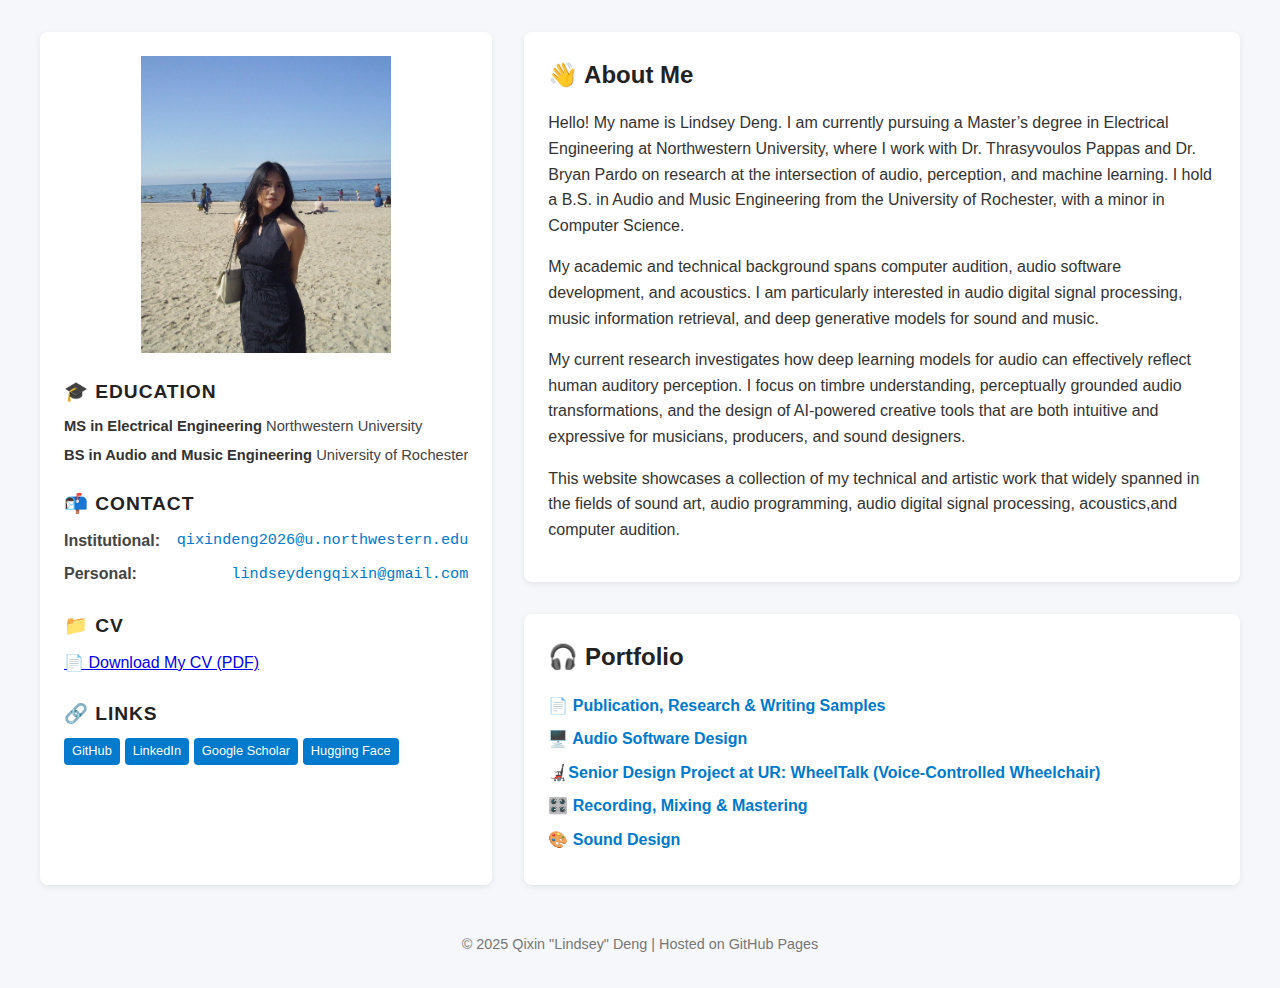
<file: index.html>
<!DOCTYPE html>
<html lang="en">
<head>
  <meta charset="UTF-8" />
  <meta name="viewport" content="width=device-width, initial-scale=1.0"/>
  <title>Qixin "Lindsey" Deng | Portfolio</title>
  <link rel="stylesheet" href="css/style.css" />
</head>
<body>

<div class="container">
  
  <!-- Left Column -->
  <aside class="sidebar">
    <img src="images/profile.jpg" alt="Qixin Deng" class="profile-pic" />
    
    <section class="info-block">
        <h2>🎓 Education</h2>
      
        <div class="edu-entry">
          <span class="degree"><strong>MS in Electrical Engineering</strong></span>
          <span class="school">Northwestern University</span>
        </div>
      
        <div class="edu-entry">
          <span class="degree"><strong>BS in Audio and Music Engineering</strong></span>
          <span class="school">University of Rochester</span>
        </div>
      </section>

      <section class="info-block contact">
        <h2>📬 Contact</h2>
      
        <div class="contact-row">
          <span class="label">Institutional:</span>
          <a href="mailto:qixindeng2026@u.northwestern.edu">qixindeng2026@u.northwestern.edu</a>
        </div>
      
        <div class="contact-row">
          <span class="label">Personal:</span>
          <a href="mailto:lindseydengqixin@gmail.com">lindseydengqixin@gmail.com</a>
        </div>
      </section>          

    <section class="info-block">
      <h2>📁 CV</h2>
      <p><a href="docs/Qixin_Deng_CV.pdf" target="_blank">📄 Download My CV (PDF)</a></p>
    </section>

    <!-- 🔗 Social / Professional Links -->
    <section class="info-block links">
      <h2>🔗 Links</h2>
      <div class="social-inline-links">
        <a href="https://github.com/lindseydeng" target="_blank" class="link-pill">GitHub</a>
        <a href="https://www.linkedin.com/in/qixin-deng-7b276a201/" target="_blank" class="link-pill">LinkedIn</a>
        <a href="https://scholar.google.com/citations?user=Q7j5P_0AAAAJ&hl=en" target="_blank" class="link-pill"> Google Scholar</a>
        <a href="https://huggingface.co/lllindsey0615" target="_blank" class="link-pill">Hugging Face</a>
      </div>
    </section>
  </aside>

  <!-- Right Column -->
  <main class="main-content">

    <section class="card">
      <h2>👋 About Me</h2>
      <p style="margin-bottom: 1em;">
        Hello! My name is Lindsey Deng. I am currently pursuing a Master’s degree in Electrical Engineering at Northwestern University, where I work with Dr. Thrasyvoulos Pappas and Dr. Bryan Pardo on research at the intersection of audio, perception, and machine learning. I hold a B.S. in Audio and Music Engineering from the University of Rochester, with a minor in Computer Science.
      </p>
      <p style="margin-bottom: 1em;">
        My academic and technical background spans computer audition, audio software development, and acoustics. I am particularly interested in audio digital signal processing, music information retrieval, and deep generative models for sound and music.
      </p>
      <p style="margin-bottom: 1em;">
        My current research investigates how deep learning models for audio can effectively reflect human auditory perception. I focus on timbre understanding, perceptually grounded audio transformations, and the design of AI-powered creative tools that are both intuitive and expressive for musicians, producers, and sound designers.
      </p>
      <p style="margin-bottom: 1em;">
        This website showcases a collection of my technical and artistic work that widely spanned in the fields of sound art, audio programming, audio digital signal processing, acoustics,and computer audition.  
      </p>
    </section>

    <section class="card">
      <h2>🎧 Portfolio</h2>
      <ul class="section-links">
        <li><a href="research.html">📄 Publication, Research & Writing Samples</a></li>
        <li><a href="software.html">🖥️ Audio Software Design</a></li>
        <li>
            <a href="https://www.hajim.rochester.edu/senior-design-day/wheeltalk-controlling-electric-wheelchairs-using-voice-commands/" target="_blank" rel="noopener noreferrer">
                🦼Senior Design Project at UR: WheelTalk (Voice-Controlled Wheelchair)
            </a>
          </li>
        <li><a href="recording.html">🎛️ Recording, Mixing & Mastering</a></li>
        <li><a href="sound-design.html">🎨 Sound Design</a></li>
      </ul>
    </section>

  </main>

</div>

<footer>
  <p>© 2025 Qixin "Lindsey" Deng | Hosted on GitHub Pages</p>
</footer>

</body>
</html>
</file>
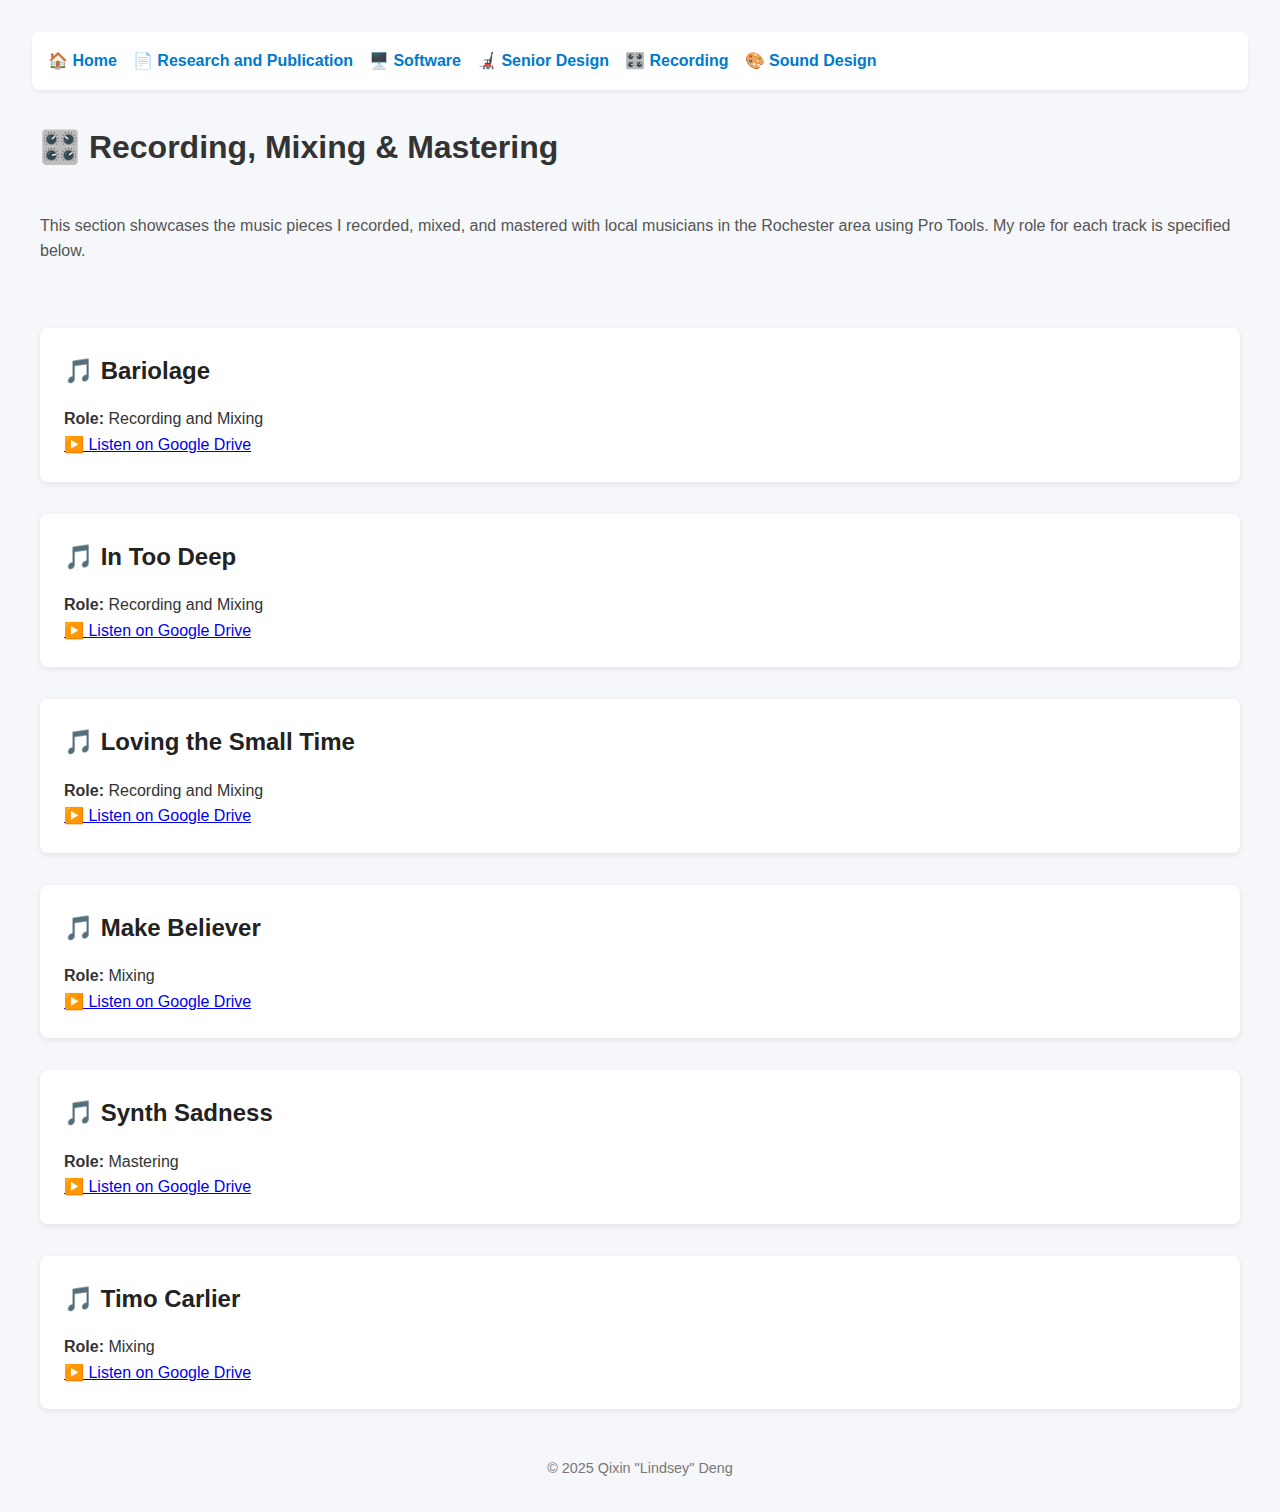
<file: recording.html>
<!DOCTYPE html>
<html lang="en">
<head>
  <meta charset="UTF-8" />
  <meta name="viewport" content="width=device-width, initial-scale=1.0"/>
  <title>Recording, Mixing & Mastering | Qixin Deng</title>
  <link rel="stylesheet" href="css/style.css" />
</head>
<body>

  <!-- Navigation bar -->
  <nav class="site-nav">
    <a href="index.html">🏠 Home</a>
    <a href="research.html">📄 Research and Publication</a>
    <a href="software.html">🖥️ Software</a>
    <a href="https://www.hajim.rochester.edu/senior-design-day/wheeltalk-controlling-electric-wheelchairs-using-voice-commands/" 
    target="_blank" rel="noopener noreferrer">🦼 Senior Design</a>
    <a href="recording.html">🎛️ Recording</a>
    <a href="sound-design.html">🎨 Sound Design</a>
  </nav>

  <div class="container">
    <main class="main-content">

      <h1>🎛️ Recording, Mixing & Mastering</h1>
      <p class="page-description">
        This section showcases the music pieces I recorded, mixed, and mastered with local musicians in the Rochester area using Pro Tools. My role for each track is specified below.
      </p>

      <!-- Track: Bariolage -->
      <section class="card">
        <h2>🎵 Bariolage</h2>
        <p><strong>Role:</strong> Recording and Mixing</p>
        <p>
          <a href="https://drive.google.com/file/d/1PGoCtCvhWrEIoMWAEBSkyoaOisUwVUFD/view?usp=drive_link" target="_blank">
            ▶️ Listen on Google Drive
          </a>
        </p>
        
      </section>

      <!-- Track: In Too Deep -->
      <section class="card">
        <h2>🎵 In Too Deep</h2>
        <p><strong>Role:</strong> Recording and Mixing</p>
        <p>
          <a href="https://drive.google.com/file/d/16FIXGhJJhHPgKFqokLo7iToKnUjkQgBf/view?usp=drive_link" target="_blank">
            ▶️ Listen on Google Drive
          </a>
        </p>
      </section>

      <!-- Track: Loving the Small Time -->
      <section class="card">
        <h2>🎵 Loving the Small Time</h2>
        <p><strong>Role:</strong> Recording and Mixing</p>
        <p>
          <a href="https://drive.google.com/file/d/1HcohQN3NlUReA4u9NOeRGXtirRvy0jeK/view?usp=drive_link" target="_blank">
            ▶️ Listen on Google Drive
          </a>
        </p>
      </section>

      <!-- Track: Make Believer -->
      <section class="card">
        <h2>🎵 Make Believer</h2>
        <p><strong>Role:</strong> Mixing</p>
        <p>
          <a href="https://drive.google.com/file/d/1U7MOE8XNEROF0_vTvZlYwTParpK5L3Ws/view?usp=drive_link" target="_blank">
            ▶️ Listen on Google Drive
          </a>
        </p>
      </section>

      <!-- Track: Synth Sadness -->
      <section class="card">
        <h2>🎵 Synth Sadness</h2>
        <p><strong>Role:</strong> Mastering</p>
        <p>
          <a href="https://drive.google.com/file/d/1x03zLHTozYHVSQtCbvYut0BjH8F5wZzI/view?usp=drive_link" target="_blank">
            ▶️ Listen on Google Drive
          </a>
        </p>
      </section>

      <!-- Track: Timo Carlier -->
      <section class="card">
        <h2>🎵 Timo Carlier</h2>
        <p><strong>Role:</strong> Mixing</p>
        <p>
          <a href="https://drive.google.com/file/d/1qukdgEbPbkXZl49WdL0QoKzE8KnqUMqc/view?usp=drive_link" target="_blank">
            ▶️ Listen on Google Drive
          </a>
        </p>
      </section>

    </main>
  </div>

  <footer>
    <p>© 2025 Qixin "Lindsey" Deng</p>
  </footer>

</body>
</html>
</file>
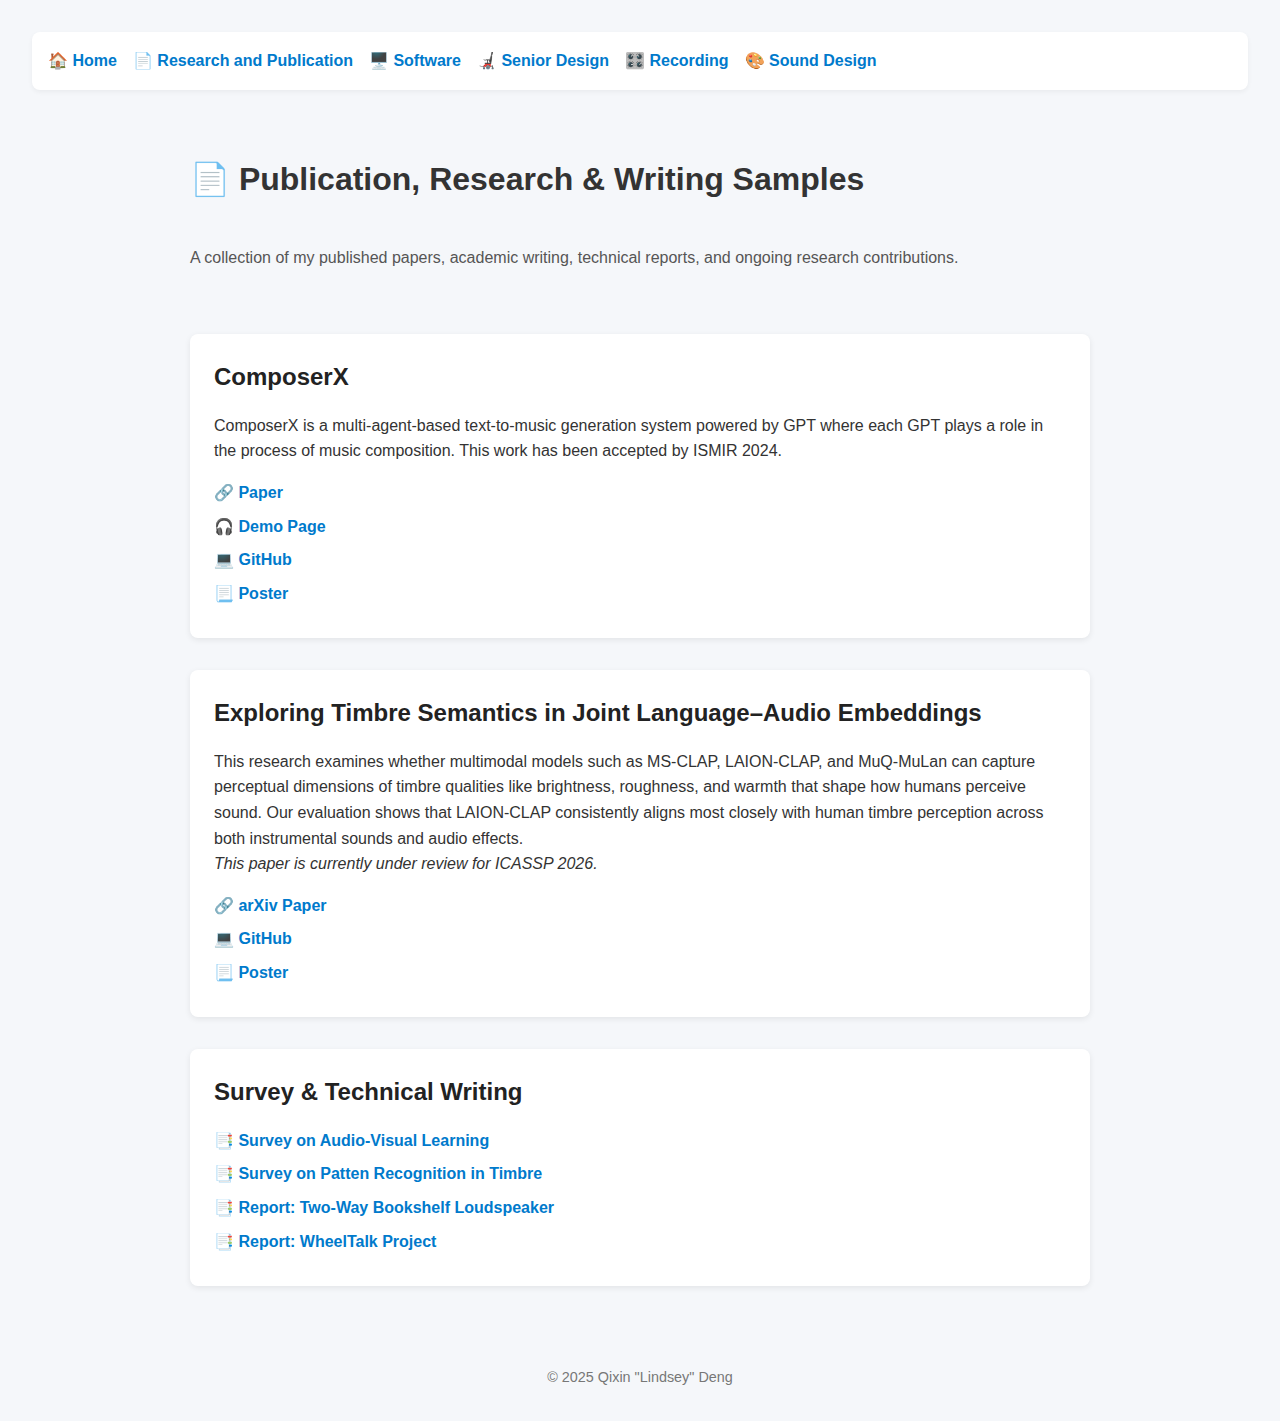
<file: research.html>
<!DOCTYPE html>
<html lang="en">
<head>
  <meta charset="UTF-8" />
  <meta name="viewport" content="width=device-width, initial-scale=1.0"/>
  <title>Publication, Research & Writing Samples | Qixin Deng</title>
  <link rel="stylesheet" href="css/style.css" />
</head>
<body>
     <!-- Navigation bar -->
  <nav class="site-nav">
    <a href="index.html">🏠 Home</a>
    <a href="research.html">📄 Research and Publication</a>
    <a href="software.html">🖥️ Software</a>
    <a href="https://www.hajim.rochester.edu/senior-design-day/wheeltalk-controlling-electric-wheelchairs-using-voice-commands/" 
    target="_blank" rel="noopener noreferrer">🦼 Senior Design</a>
    <a href="recording.html">🎛️ Recording</a>
    <a href="sound-design.html">🎨 Sound Design</a>
  </nav>
    

<div class="container research-page">

  <main class="main-content">

    <h1>📄 Publication, Research & Writing Samples</h1>
    <p class="page-description">
        A collection of my published papers, academic writing, technical reports, and ongoing research contributions. 
      </p>
      

    <!-- ComposerX -->
    <section class="card">
      <h2> ComposerX</h2>
      <p>
        ComposerX is a multi-agent-based text-to-music generation system powered by GPT where each GPT plays a role in the process of music composition.
        This work has been accepted by ISMIR 2024.
      </p>
      <ul class="resource-links">
        <li><a href="https://arxiv.org/abs/2404.18081" target="_blank">🔗 Paper</a></li>
        <li><a href="https://lllindsey0615.github.io/ComposerX_demo/" target="_blank">🎧 Demo Page</a></li>
        <li><a href="https://github.com/lllindsey0615/ComposerX" target="_blank">💻 GitHub</a></li>
        <li><a href="docs/ComposerX_poster.pdf" target="_blank">📃 Poster</a></li>
      </ul>
    </section>

    <!-- Timbre -->
    <section class="card">
      <h2>Exploring Timbre Semantics in Joint Language–Audio Embeddings</h2>
      <p>
        This research examines whether multimodal models such as MS-CLAP, LAION-CLAP, and MuQ-MuLan 
        can capture perceptual dimensions of timbre qualities like brightness, roughness, and warmth 
        that shape how humans perceive sound. Our evaluation shows that LAION-CLAP consistently 
        aligns most closely with human timbre perception across both instrumental sounds and audio effects.
      </p>
      <p><em>This paper is currently under review for ICASSP 2026.</em></p>
      <ul class="resource-links">
        <li><a href="https://arxiv.org/abs/2510.14249" target="_blank">🔗 arXiv Paper</a></li>
        <li><a href="https://github.com/lindseydeng/Perceptual_Timbre_Semantics" target="_blank">💻 GitHub</a></li>
         <li><a href="docs/Timbre_poster.pdf" target="_blank">📃 Poster</a></li>
      </ul>
    </section>
    


    <!-- Survey & Reports -->
    <section class="card">
      <h2>Survey & Technical Writing</h2>
      <ul class="resource-links">
        <li><a href="https://drive.google.com/file/d/1CQgao3g79pbxLbYizwCcib8tL28tF_b7/view?usp=drive_link" target="_blank">📑 Survey on Audio-Visual Learning</a></li>
        <li><a href="https://drive.google.com/file/d/1SclE-KvlVghj3dPxGLLcYyEVCO72zzTz/view?usp=drive_link" target="_blank">📑 Survey on Patten Recognition in Timbre</a></li>
        <li><a href="https://drive.google.com/file/d/1sZovBobkrnBu30eyuQu6Hd-xspEGQETL/view?usp=drive_link" target="_blank">📑 Report: Two-Way Bookshelf Loudspeaker</a></li>
        <li><a href="https://drive.google.com/file/d/15K2k3Y0F-KnvSRIeVCuk5jP-S1awE08D/view?usp=drive_link" target="_blank">📑 Report: WheelTalk Project</a></li>
      </ul>
    </section>

  </main>
</div>

<footer>
  <p>© 2025 Qixin "Lindsey" Deng</p>
</footer>

</body>
</html>
</file>
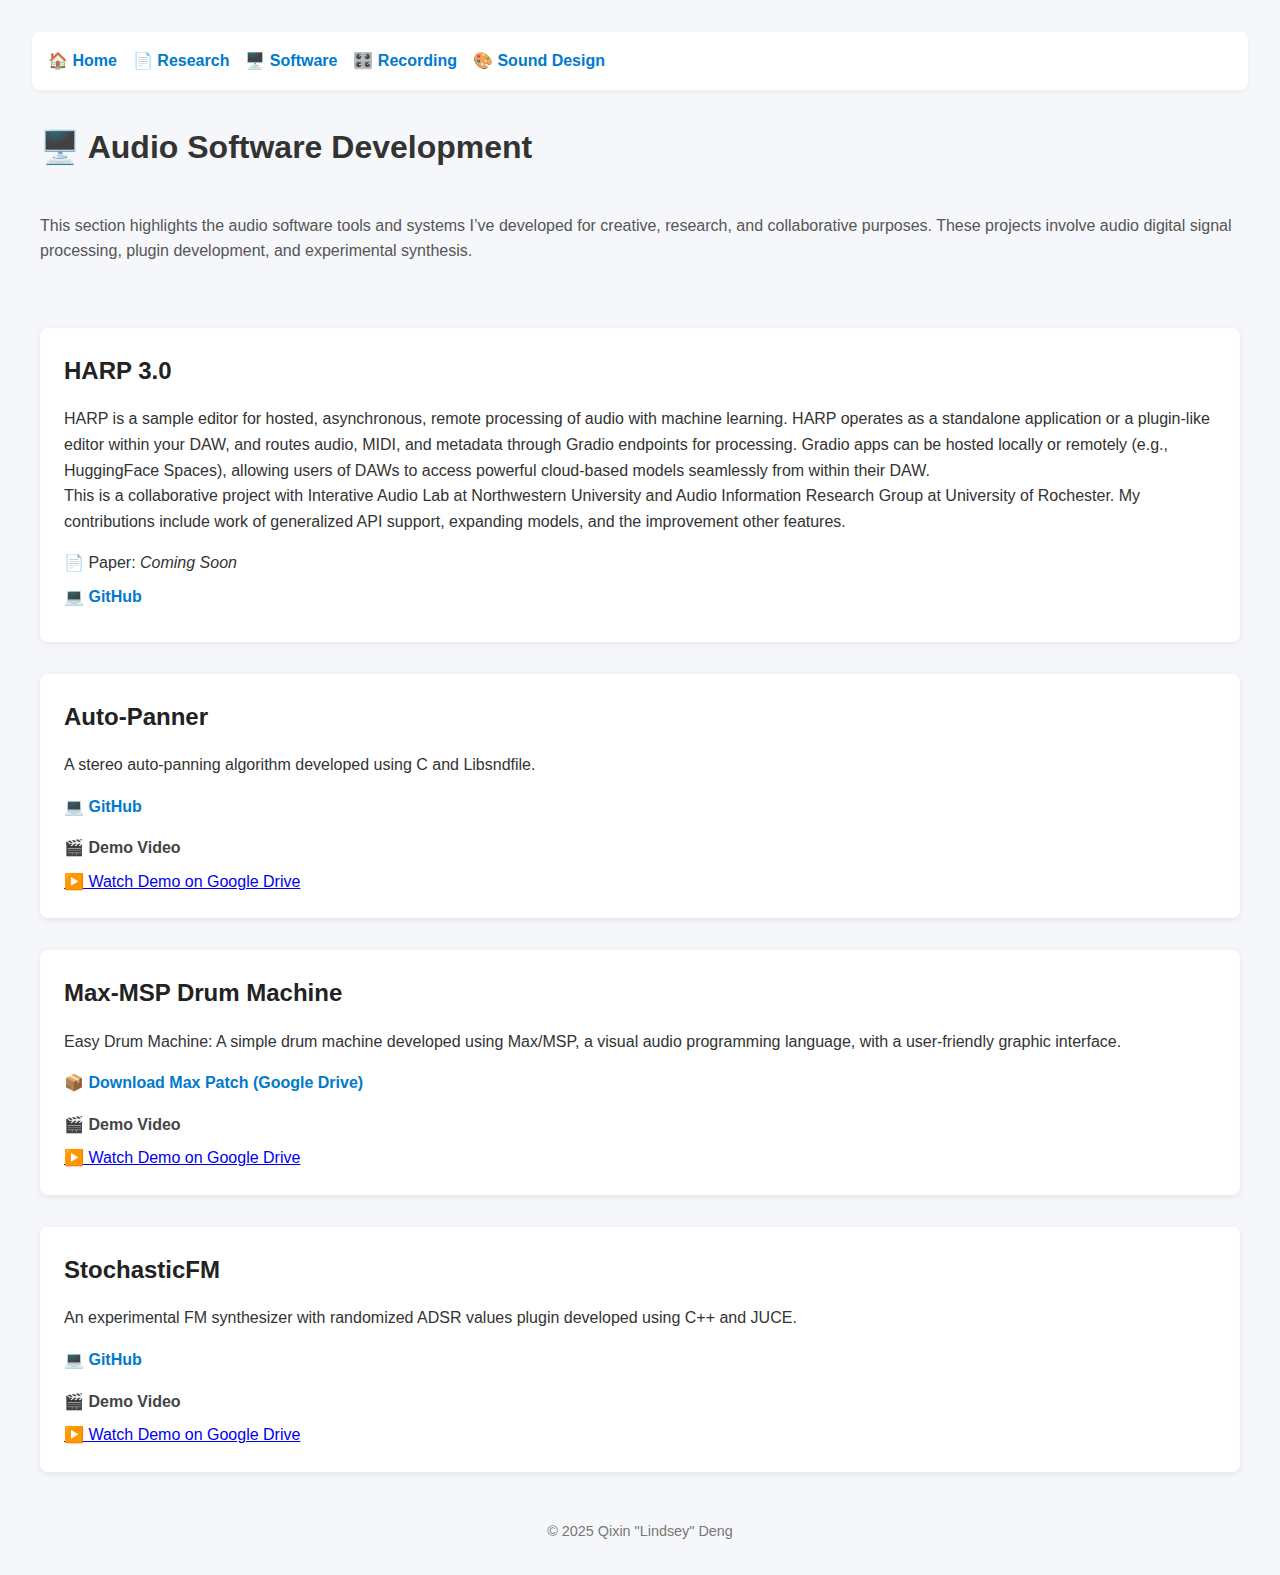
<file: software.html>
<!DOCTYPE html>
<html lang="en">
<head>
  <meta charset="UTF-8" />
  <meta name="viewport" content="width=device-width, initial-scale=1.0"/>
  <title>Audio Software Development | Qixin Deng</title>
  <link rel="stylesheet" href="css/style.css" />
</head>
<body>

  <!-- Navigation bar -->
  <nav class="site-nav">
    <a href="index.html">🏠 Home</a>
    <a href="research.html">📄 Research</a>
    <a href="software.html">🖥️ Software</a>
    <a href="recording.html">🎛️ Recording</a>
    <a href="sound-design.html">🎨 Sound Design</a>
  </nav>

  <div class="container">
    <main class="main-content">
      <h1>🖥️ Audio Software Development</h1>
      <p class="page-description">
        This section highlights the audio software tools and systems I’ve developed for creative, research, and collaborative purposes. These projects involve audio digital signal processing, plugin development, and experimental synthesis.
      </p>

      <!-- HARP 3.0 -->
      <section class="card">
        <h2> HARP 3.0</h2>
        <p>
           HARP is a sample editor for hosted, asynchronous, remote processing of audio with machine learning. HARP operates as a standalone application or a plugin-like editor within your DAW, and routes audio, MIDI, and metadata through Gradio endpoints for processing. Gradio apps can be hosted locally or remotely (e.g., HuggingFace Spaces), allowing users of DAWs to access powerful cloud-based models seamlessly from within their DAW.
        <p>
           This is a collaborative project with Interative Audio Lab at Northwestern University and Audio Information Research Group at University of Rochester. My contributions include work of generalized API support, expanding models, and the improvement other features.
        </p>
        </p>
        <ul class="resource-links">
          <li><span>📄 Paper: <em>Coming Soon</em></span></li>
          <li><a href="https://github.com/TEAMuP-dev/HARP" target="_blank">💻 GitHub</a></li>
        </ul>
      </section>

      <!-- Auto-Panner -->
      <section class="card">
        <h2> Auto-Panner</h2>
        <p>
            A stereo auto-panning algorithm developed using C and Libsndfile. 
        </p>
        <ul class="resource-links">
          <li><a href="https://github.com/lindseydeng/auto_panner" target="_blank">💻 GitHub</a></li>
        </ul>
        <p class="demo-label">🎬 Demo Video</p>
        <p>
          <a href="https://drive.google.com/file/d/1ySeMw7w3yyzv1GxVvRZvXM160P5zLQNO/view?usp=drive_link" target="_blank">
            ▶️ Watch Demo on Google Drive
          </a>
        </p>
        </section>

      <!-- Max-MSP Drum Machine -->
      <section class="card">
        <h2>Max-MSP Drum Machine</h2>
        <p>
           Easy Drum Machine: A simple drum machine developed using Max/MSP, a visual audio programming language, with a user-friendly graphic interface.
        </p>
        <ul class="resource-links">
          <li><a href="https://drive.google.com/drive/folders/1H2UbCYm8viqxPW1NUQnBLcJ3WW5--qQX?usp=drive_link" target="_blank">📦 Download Max Patch (Google Drive)</a></li>
        </ul>
        <p class="demo-label">🎬 Demo Video</p>
        <p>
          <a href="https://drive.google.com/file/d/1MAG7J1p_jjcgzKWLGz77HBpX6MTHH0mL/view?usp=drive_link" target="_blank">
            ▶️ Watch Demo on Google Drive
          </a>
        </p>
      </section>

      <!-- StochasticFM -->
      <section class="card">
        <h2>StochasticFM</h2>
        <p>
            An experimental FM synthesizer with randomized ADSR values plugin developed using C++ and JUCE.
        </p>
        <ul class="resource-links">
          <li><a href="https://github.com/lindseydeng/StochasticFM" target="_blank">💻 GitHub</a></li>
        </ul>
        <p class="demo-label">🎬 Demo Video</p>
        <p>
          <a href="https://drive.google.com/file/d/171JuTrWASi1Wsf2D4gpwFDrC3QkjGmKg/view?usp=drive_link" target="_blank">
            ▶️ Watch Demo on Google Drive
          </a>
        </p>
      </section>

    </main>
  </div>

  <footer>
    <p>© 2025 Qixin "Lindsey" Deng</p>
  </footer>

</body>
</html>
</file>
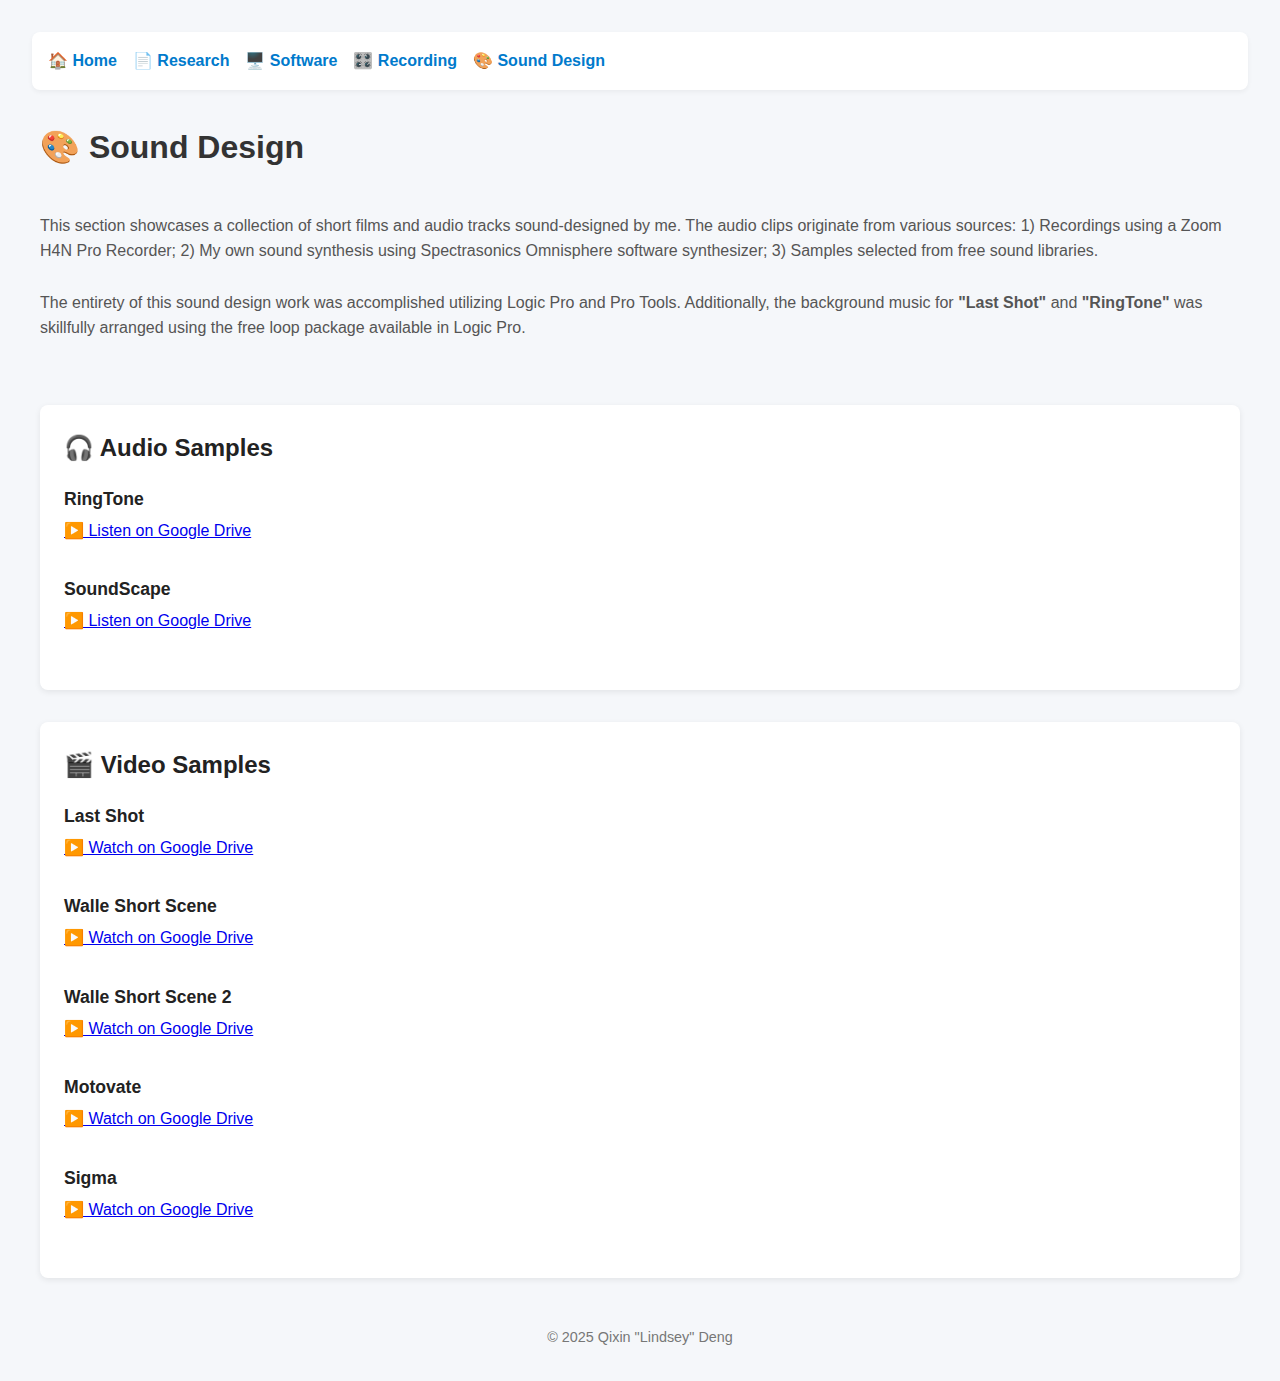
<file: sound-design.html>
<!DOCTYPE html>
<html lang="en">
<head>
  <meta charset="UTF-8" />
  <meta name="viewport" content="width=device-width, initial-scale=1.0"/>
  <title>Sound Design | Qixin Deng</title>
  <link rel="stylesheet" href="css/style.css" />
</head>
<body>

  <!-- Navigation -->
  <nav class="site-nav">
    <a href="index.html">🏠 Home</a>
    <a href="research.html">📄 Research</a>
    <a href="software.html">🖥️ Software</a>
    <a href="recording.html">🎛️ Recording</a>
    <a href="sound-design.html">🎨 Sound Design</a>
  </nav>

  <div class="container">
    <main class="main-content">

      <h1>🎨 Sound Design</h1>
      <p class="page-description">
        This section showcases a collection of short films and audio tracks sound-designed by me. The audio clips originate from various sources:
        1) Recordings using a Zoom H4N Pro Recorder; 
        2) My own sound synthesis using Spectrasonics Omnisphere software synthesizer; 
        3) Samples selected from free sound libraries. <br><br>
        The entirety of this sound design work was accomplished utilizing Logic Pro and Pro Tools. Additionally, the background music for <strong>"Last Shot"</strong> and <strong>"RingTone"</strong> was skillfully arranged using the free loop package available in Logic Pro.
      </p>

      <!-- 🎧 Audio Samples -->
      <section class="card">
        <h2>🎧 Audio Samples</h2>

        <!-- Audio Sample 1 -->
        <div class="media-block">
          <h3>RingTone</h3>
          <p>
            <a href="https://drive.google.com/file/d/13XDCxQTeYx3xOMsSpdqnwk8PUu53U2vm/view?usp=drive_link" target="_blank">
              ▶️ Listen on Google Drive
            </a>
          </p>
        </div>

        <!-- Audio Sample 2 -->
        <div class="media-block">
            <h3>SoundScape</h3>
            <p>
              <a href="https://drive.google.com/file/d/1rRpk7ZV1uigdyVq_PlbU8loPzcJiRB2H/view?usp=drive_link" target="_blank">
                ▶️ Listen on Google Drive
              </a>
            </p>
          </div>

      </section>

      <!-- 🎬 Video Samples -->
      <section class="card">
        <h2>🎬 Video Samples</h2>

        <!-- Video Sample 1 -->
        <div class="media-block">
          <h3>Last Shot</h3>
          <p>
            <a href="https://drive.google.com/file/d/1YQNQd5lFclVC3odl44EE9n6ZylmwZlKR/view?usp=drive_link" target="_blank">
              ▶️ Watch on Google Drive
            </a>
          </p>
        </div>

        <!-- Video Sample 2 -->
        <div class="media-block">
            <h3>Walle Short Scene</h3>
            <p>
              <a href="https://drive.google.com/file/d/1hnWBUmfJfXFuxpvRs9rZOjOhuU9y2SvS/view?usp=drive_link" target="_blank">
                ▶️ Watch on Google Drive
              </a>
            </p>
          </div>

        <!-- Video Sample 3 -->
        <div class="media-block">
            <h3>Walle Short Scene 2</h3>
            <p>
              <a href="https://drive.google.com/file/d/1mCFdzuJUyBNO4QbL9ghAcwoQiqvfiKYJ/view?usp=drive_link" target="_blank">
                ▶️ Watch on Google Drive
              </a>
            </p>
          </div>

        <!-- Video Sample 4 -->
        <div class="media-block">
            <h3>Motovate</h3>
            <p>
              <a href="https://drive.google.com/file/d/18zqrK0Vh5FNN2u-Mma1PxvxDwgTx0wXM/view?usp=drive_link" target="_blank">
                ▶️ Watch on Google Drive
              </a>
            </p>
          </div>

        <!-- Video Sample 5 -->
        <div class="media-block">
            <h3>Sigma</h3>
            <p>
              <a href="https://drive.google.com/file/d/1R_iQ8VEbs1XJVPZjnZa9M8IvjWsLZhNY/view?usp=drive_link" target="_blank">
                ▶️ Watch on Google Drive
              </a>
            </video>
          </div>


       

      </section>

    </main>
  </div>

  <footer>
    <p>© 2025 Qixin "Lindsey" Deng</p>
  </footer>

</body>
</html>
</file>
<file: css/style.css>
/* Base Reset */
body, h1, h2, p, ul {
  margin: 0;
  padding: 0;
  font-family: 'Segoe UI', sans-serif;
}

body {
  background-color: #f5f7fa;
  color: #333;
  line-height: 1.6;
  padding: 2rem;
}

/* Container: Two-Column Layout */
.container {
  display: flex;
  gap: 2rem;
  max-width: 1200px;
  margin: auto;
  flex-wrap: wrap;
}

/* Left Sidebar */
.sidebar {
  flex: 1 1 300px;
  background: #ffffff;
  padding: 1.5rem;
  border-radius: 8px;
  box-shadow: 0 2px 6px rgba(0,0,0,0.08);
}

.profile-pic {
  width: 100%;
  max-width: 250px;
  height: auto;
  display: block;
  margin: 0 auto 1.5rem;
}

.info-block {
  margin-bottom: 1.5rem;
}

.info-block h2 {
  font-size: 1.1rem;
  margin-bottom: 0.5rem;
  text-transform: uppercase;
  color: #444;
  letter-spacing: 0.05em;
}

.info-block ul {
  list-style-type: none;
  padding-left: 0;
}

.info-block ul li {
  margin-bottom: 0.5rem;
}

.grad-date {
  font-size: 0.9rem;
  color: #666;
  margin-left: 0.5rem;
}

.contact p {
  font-family: monospace;
  font-size: 0.95rem;
}

/* Right Content Area */
.main-content {
  flex: 2 1 600px;
  display: flex;
  flex-direction: column;
  gap: 2rem;
}

/* Card Style */
.card {
  background: #ffffff;
  border-radius: 8px;
  padding: 1.5rem;
  box-shadow: 0 2px 6px rgba(0,0,0,0.08);
}

.card h2 {
  margin-bottom: 1rem;
  color: #222;
}

/* Portfolio Links */
.section-links {
  list-style: none;
  padding-left: 0;
}

.section-links li {
  margin: 0.5rem 0;
}

.section-links a {
  font-weight: bold;
  color: #007acc;
  text-decoration: none;
}

.section-links a:hover {
  text-decoration: underline;
}

/* Footer */
footer {
  text-align: center;
  margin-top: 3rem;
  font-size: 0.9rem;
  color: #777;
}
.edu-entry {
  font-size: 0.92rem;  
  line-height: 1.4;
  margin-bottom: 0.5rem;
  display: block;
  white-space: nowrap;   /* Try to keep it all on one line */
  overflow: hidden;
  text-overflow: ellipsis; 
}


.edu-entry .degree {
  white-space: nowrap;
  font-weight: bold;
}

.edu-entry .school {
  white-space: nowrap;
  color: #444;
}

.edu-entry .grad-date {
  color: #666;
  font-size: 0.9rem;
}
.contact-row {
  display: flex;
  justify-content: space-between;
  align-items: center;
  margin-bottom: 0.5rem;
  gap: 0.5rem;
  flex-wrap: wrap; /* allows wrapping on small screens */
}

.contact-row .label {
  font-weight: 600;
  color: #444;
  min-width: 100px;
}

.contact a {
  color: #007acc;
  text-decoration: none;
  font-family: monospace;
  font-size: 0.95rem;
  word-break: break-all; 
}

.contact a:hover {
  text-decoration: underline;
}
.research-page {
  max-width: 900px;
  margin: auto;
  padding: 2rem;
}

.resource-links {
  list-style: none;
  padding-left: 0;
  margin-top: 1rem;
}

.resource-links li {
  margin-bottom: 0.5rem;
}

.resource-links a {
  color: #007acc;
  text-decoration: none;
  font-weight: bold;
}

.resource-links a:hover {
  text-decoration: underline;
}

/*navigation bar*/
.site-nav {
  background: #ffffff;
  padding: 1rem;
  margin-bottom: 2rem;
  border-radius: 8px;
  box-shadow: 0 2px 5px rgba(0,0,0,0.05);
  display: flex;
  gap: 1rem;
  flex-wrap: wrap;
}

.site-nav a {
  color: #007acc;
  text-decoration: none;
  font-weight: bold;
}

.site-nav a:hover {
  text-decoration: underline;
}
.demo-label {
  font-weight: bold;
  margin-top: 1rem;
  margin-bottom: 0.5rem;
  color: #444;
}
.page-description {
  font-size: 1rem;
  color: #555;
  margin: 0.5rem 0 2rem 0;
  line-height: 1.6;
}
audio {
  width: 100%;
  margin-top: 0.5rem;
}

.media-block {
  margin-bottom: 2rem;
}

.media-block h3 {
  margin-bottom: 0.3rem;
  font-size: 1.1rem;
  color: #222;
}

.media-block p {
  margin-bottom: 0.5rem;
  color: #555;
}

audio,
video {
  width: 100%;
  margin-top: 0.5rem;
  border-radius: 6px;
  box-shadow: 0 2px 8px rgba(0, 0, 0, 0.05);
}

/* CV button style */
.cv-link {
  display: inline-block;
  background-color: #007acc;
  color: white;
  padding: 0.5rem 1rem;
  border-radius: 6px;
  text-decoration: none;
  font-weight: bold;
  margin-top: 0.5rem;
}

.cv-link:hover {
  background-color: #005f99;
}

/* Section titles */
.info-block h2 {
  font-size: 1.2rem;
  margin-bottom: 0.5rem;
  color: #222;
}

/* Social link buttons */
/* Container for social buttons */
.social-inline-links {
  display: flex;
  flex-wrap: wrap;
  gap: 0.3rem;
  margin-top: 0.3rem;
}

/* Smaller buttons */
.link-pill {
  display: inline-block;
  padding: 0.2rem 0.5rem;     
  font-size: 0.8rem;          
  font-weight: 500;
  border-radius: 4px;
  text-decoration: none;
  color: white;
  background-color: #007acc;
  white-space: nowrap;        
  transition: background-color 0.2s;
}

.link-pill:hover {
  background-color: #005f99;
}
</file>
